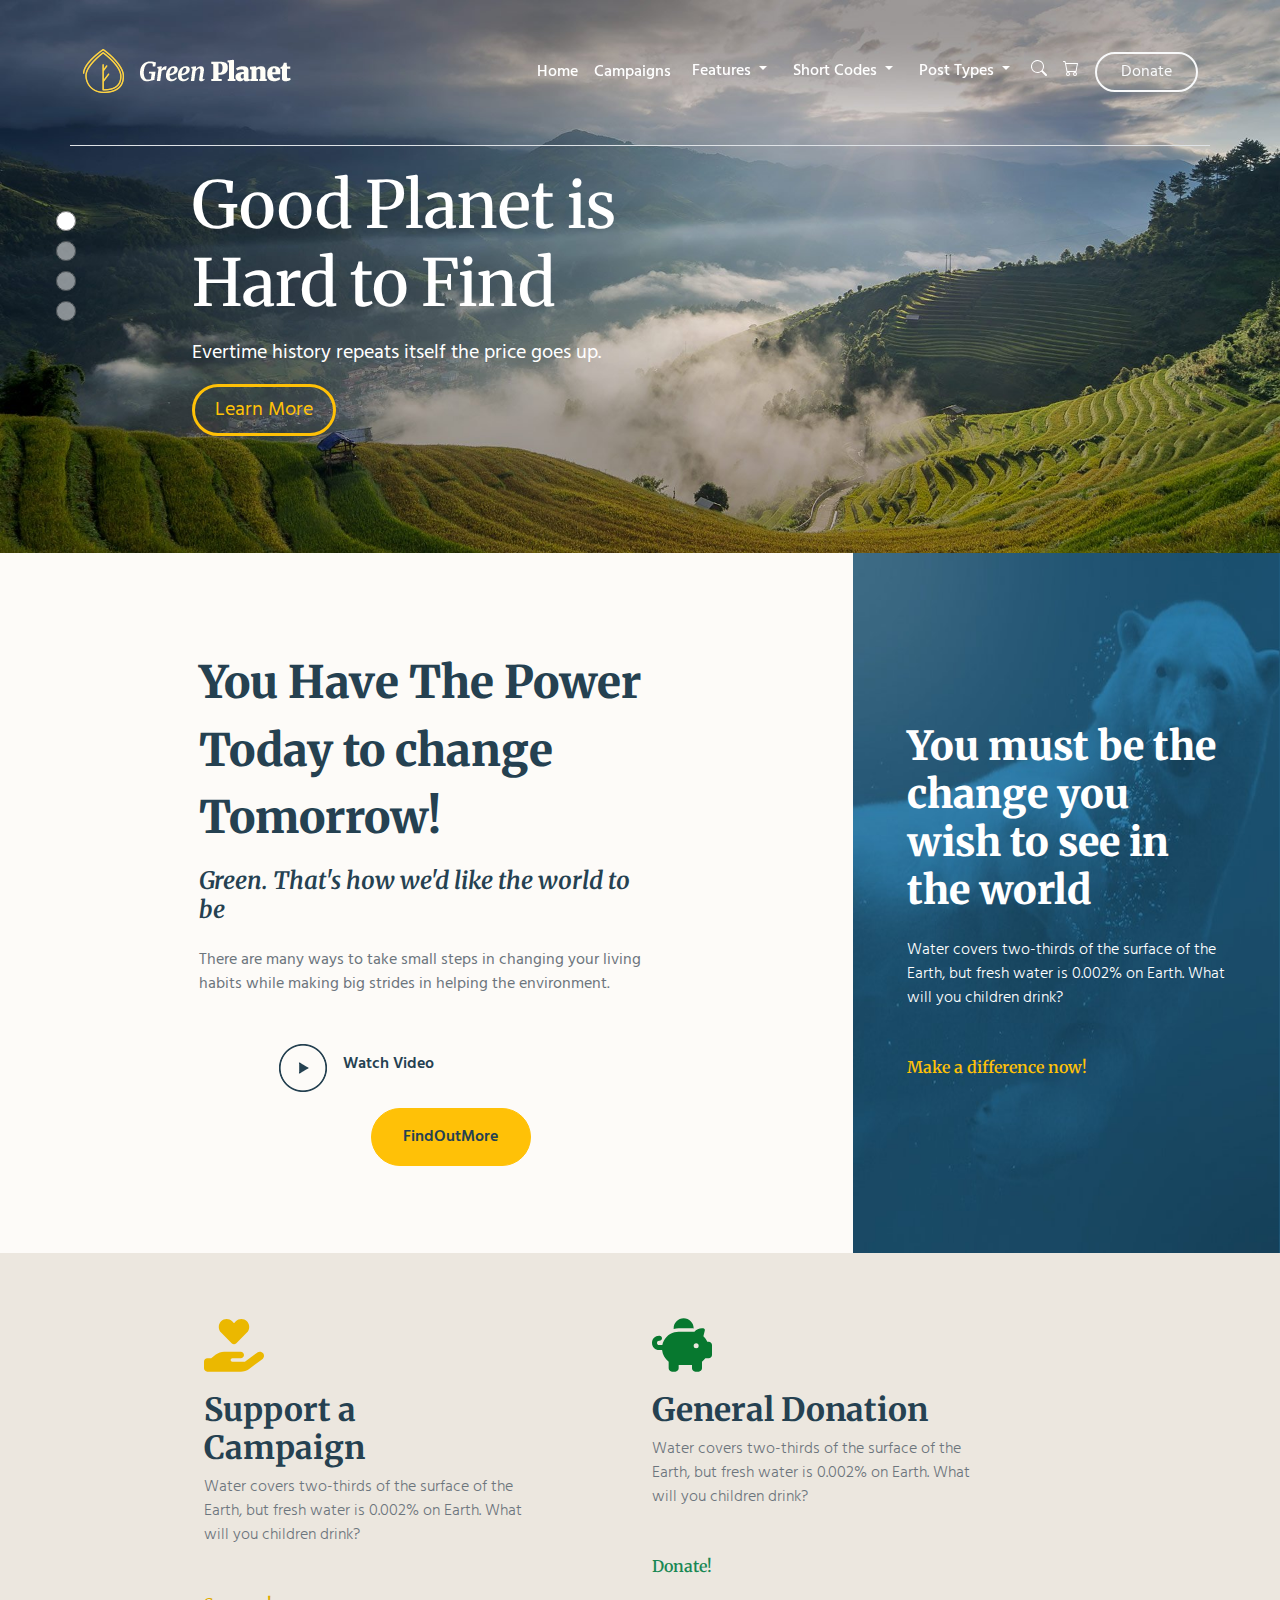
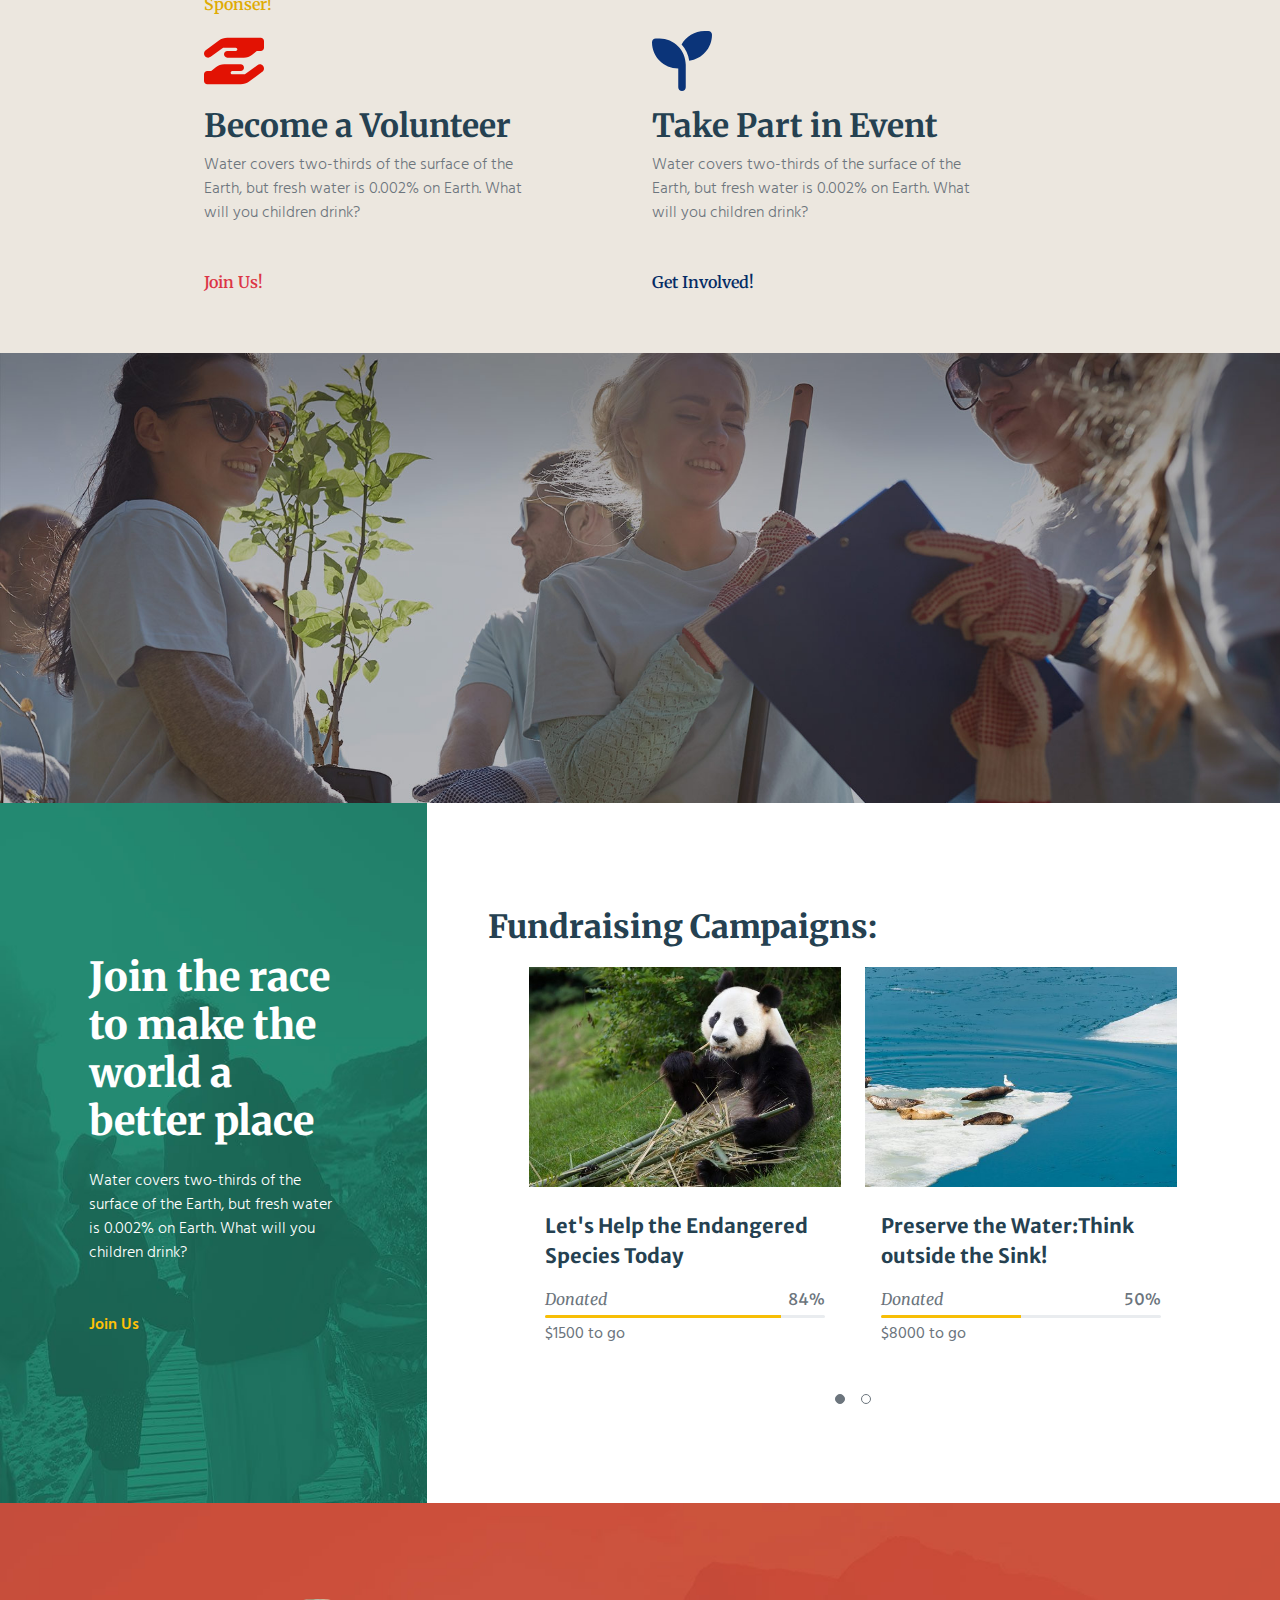
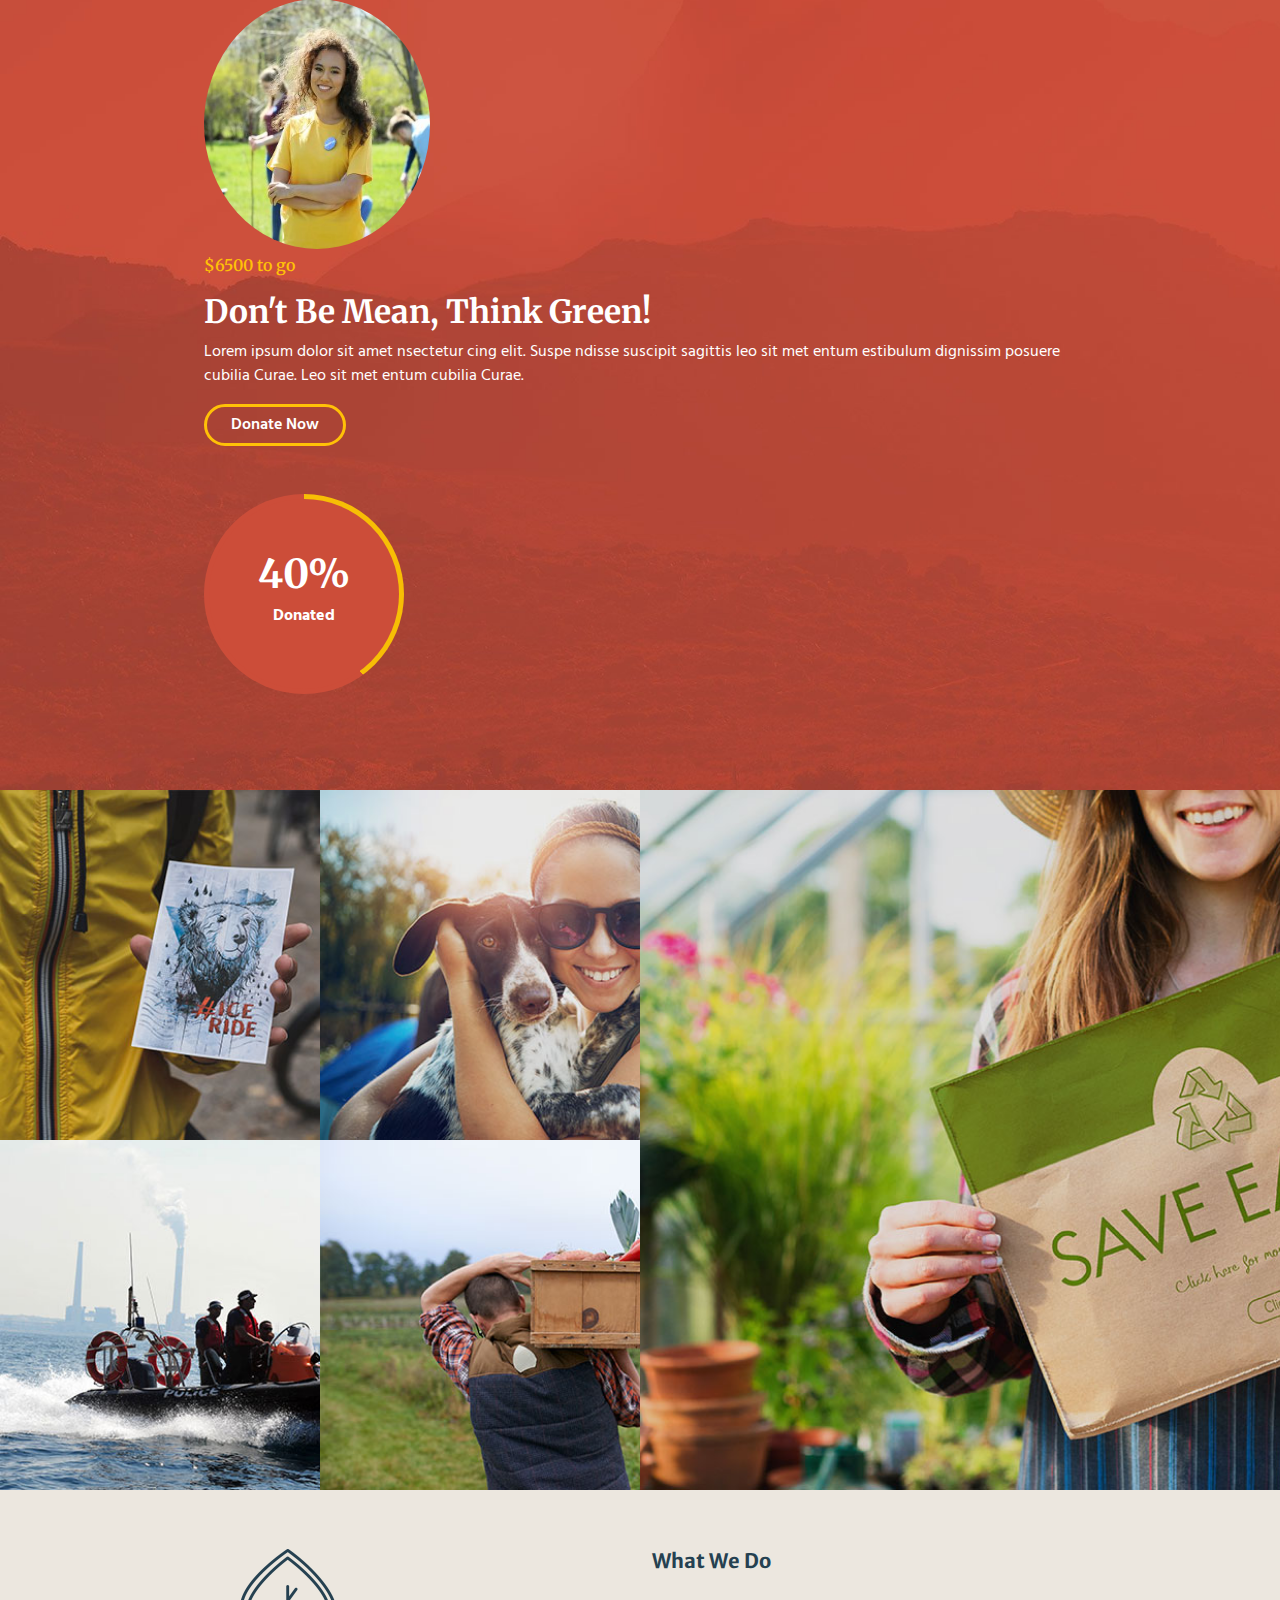
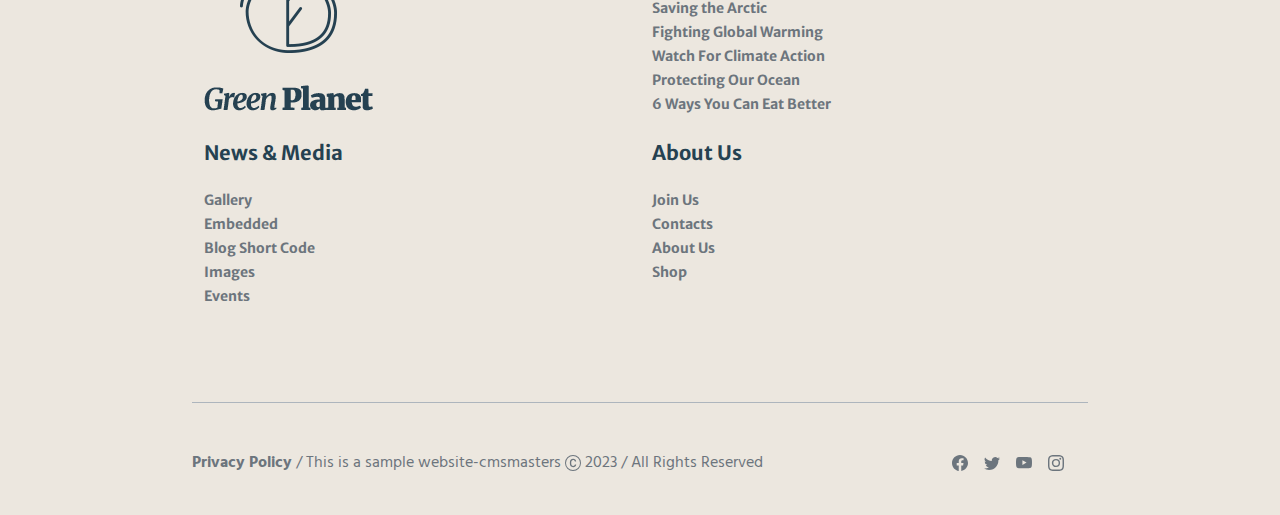
<file: index.html>
<!DOCTYPE html>
<html lang="en">
  <head>
    <meta charset="UTF-8" />
    <meta name="viewport" content="width=device-width, initial-scale=1.0" />
    <link rel="preconnect" href="https://fonts.googleapis.com">
    <link rel="preconnect" href="https://fonts.gstatic.com" crossorigin>
    <link href="https://fonts.googleapis.com/css2?family=Merriweather+Sans:ital,wght@0,300..800;1,300..800&family=Merriweather:ital,wght@0,300;0,400;0,700;0,900;1,300;1,400;1,700;1,900&display=swap" rel="stylesheet">
    <link
      href="https://cdn.jsdelivr.net/npm/bootstrap@5.3.3/dist/css/bootstrap.min.css"
      rel="stylesheet"
      integrity="sha384-QWTKZyjpPEjISv5WaRU9OFeRpok6YctnYmDr5pNlyT2bRjXh0JMhjY6hW+ALEwIH"
      crossorigin="anonymous"
    />
    <link rel="preconnect" href="https://fonts.googleapis.com">
<link rel="preconnect" href="https://fonts.gstatic.com" crossorigin>
<link href="https://fonts.googleapis.com/css2?family=Hind:wght@300;400;500;600;700&display=swap" rel="stylesheet">
   <link rel="stylesheet" href="https://cdn.jsdelivr.net/npm/bootstrap-icons@1.3.0/font/bootstrap-icons.css">
    <script
      src="https://cdn.jsdelivr.net/npm/bootstrap@5.3.3/dist/js/bootstrap.bundle.min.js"
      integrity="sha384-YvpcrYf0tY3lHB60NNkmXc5s9fDVZLESaAA55NDzOxhy9GkcIdslK1eN7N6jIeHz"
      crossorigin="anonymous"
    ></script>
    <script src="script.js"></script>
    <link rel="icon" type="image/x-icon" href="images/icon.png" />
    <link rel="stylesheet" href="style.css" />
    <title>Green Planet</title>
  </head>
  <body>
    <header>
      <!-- Nav Bar start -->
        <div id="navbar" class="head fixed-top">
          <nav class="navbar navbar-expand-lg pt-5 pb-4">
            <div id="con" class="container border-bottom border-dark-subtile pt-5 pb-5">
              <img class="responsive-img" src="images/logo.png" alt="" />
              <button
                class="navbar-toggler navbar-dark "
                type="button"
                data-bs-toggle="collapse"
                data-bs-target="#mynavbar"
                aria-controls="navbarToggleExternalContent"
                aria-expanded="false"
                aria-label="Toggle navigation"
              >
                <span class="navbar-toggler-icon"></span>
              </button>
              <div class="collapse navbar-collapse" id="mynavbar">
                <ul class="navbar-nav ms-auto ">
                  <li class="nav-item"><a class="nav-link" href="#">Home</a></li>
                  <li class="nav-item">
                    <a class="nav-link" href="#">Campaigns</a>
                  </li>
                  <li class="nav-item">
                    <div class="dropdown">
                        <a class="btn dropdown-toggle" href="#" role="button" data-bs-toggle="dropdown" aria-expanded="false">
                          Features
                        </a>
                      
                        <ul class="dropdown-menu bg-dark">
                          <li><a class="dropdown-item" href="#">Action</a></li>
                          <li><a class="dropdown-item" href="#">Another action</a></li>
                          <li><a class="dropdown-item" href="#">Something else here</a></li>
                        </ul>
                      </div>
                  </li>
                  <li class="nav-item">
                    <div class="dropdown ">
                        <a class="btn dropdown-toggle" href="#" role="button" data-bs-toggle="dropdown" aria-expanded="false">
                          Short Codes
                        </a>
                      
                        <ul class="dropdown-menu bg-dark">
                          <li><a class="dropdown-item" href="#">Action</a></li>
                          <li><a class="dropdown-item" href="#">Another action</a></li>
                          <li><a class="dropdown-item" href="#">Something else here</a></li>
                        </ul>
                      </div>
                  </li>
                  <li class="nav-item">
                    <div class="dropdown ">
                        <a class="btn dropdown-toggle" href="#" role="button" data-bs-toggle="dropdown" aria-expanded="false">
                         Post Types
                        </a>
                      
                        <ul class="dropdown-menu bg-dark">
                          <li><a class="dropdown-item" href="#">Action</a></li>
                          <li><a class="dropdown-item" href="#">Another action</a></li>
                          <li><a class="dropdown-item" href="#">Something else here</a></li>
                        </ul>
                      </div>
                  </li>
                  <li class="nav-item">
                    <a href="#"><svg xmlns="http://www.w3.org/2000/svg" width="16" height="16" fill="currentColor" class="bi bi-search text-white mt-2 ms-2" viewBox="0 0 16 16">
                      <path d="M11.742 10.344a6.5 6.5 0 1 0-1.397 1.398h-.001q.044.06.098.115l3.85 3.85a1 1 0 0 0 1.415-1.414l-3.85-3.85a1 1 0 0 0-.115-.1zM12 6.5a5.5 5.5 0 1 1-11 0 5.5 5.5 0 0 1 11 0"/>
                    </svg></a>
                  </li>
                  <li class="nav-item">
                    <a href="#"><svg xmlns="http://www.w3.org/2000/svg" width="16" height="16" fill="currentColor" class="bi bi-cart text-white mt-2 ms-3" viewBox="0 0 16 16">
                      <path d="M0 1.5A.5.5 0 0 1 .5 1H2a.5.5 0 0 1 .485.379L2.89 3H14.5a.5.5 0 0 1 .491.592l-1.5 8A.5.5 0 0 1 13 12H4a.5.5 0 0 1-.491-.408L2.01 3.607 1.61 2H.5a.5.5 0 0 1-.5-.5M3.102 4l1.313 7h8.17l1.313-7zM5 12a2 2 0 1 0 0 4 2 2 0 0 0 0-4m7 0a2 2 0 1 0 0 4 2 2 0 0 0 0-4m-7 1a1 1 0 1 1 0 2 1 1 0 0 1 0-2m7 0a1 1 0 1 1 0 2 1 1 0 0 1 0-2"/>
                    </svg></a>
                  </li>
                  <li class="nav-item ms-3">
                    <button type="button" class="btn btn-outline-light rounded-pill ps-4 pe-4">
                      Donate
                    </button>
                  </li>
                </ul>
              </div>
            </div>
          </nav>
        </div>
        <!-- NavBar End -->
    </header>
     <!-- Image Slider Start -->
    <section class="First-sec h-100 container-fluid mb-0 p-0">
      <div
      id="carouselExampleIndicators"
      class="carousel slide h-100"
      data-bs-ride="carousel"
    >
    <!-- Indicators -->
    <div class="carousel-indicators ms-5 d-flex flex-column h-100">
      <input
        type="radio"
        data-bs-target="#carouselExampleIndicators"
        data-bs-slide-to="0"
        class="active in"
        aria-current="true"
        aria-label="Slide 1"
      ></input>
      <input
        type="radio"
        class="in"
        data-bs-target="#carouselExampleIndicators"
        data-bs-slide-to="1"
        aria-label="Slide 2"
      ></input>
      <input
        type="radio"
        class="in"
        data-bs-target="#carouselExampleIndicators"
        data-bs-slide-to="2"
        aria-label="Slide 3"
      ></input>
      <input
        type="radio"
        class="in"
        data-bs-target="#carouselExampleIndicators"
        data-bs-slide-to="3"
        aria-label="Slide 4"
      ></input>
    </div>
    <!-- Images -->
      <div class="carousel-inner h-100 w-100">
        <div class="carousel-item active h-100">
          <img class="h-100 w-100" src="images/slider-1.jpg" alt="">
          <div class="carousel-caption h-70 w-30 text-start">
            <h1 class="fs">Good Planet is Hard to Find</h1>
            <p class="mt-3 fs-5">Evertime history repeats itself the price goes up.</p>
            <button class="btn btn-outline-warning db rounded-pill">Learn More</button>
          </div>
        </div>  
        <div class="carousel-item h-100">
          <img class="h-100 w-100" src="images/slider-2.jpg" alt="">
          <div class="carousel-caption h-70 w-30 text-start ">
                  <h1 class="fs">Some Species are Slipping Away</h1>
                  <p class="mt-=3 fs-5">Wildlife is Mother Natures's greatest treasure.</p>
                  <button class="btn btn-outline-warning db rounded-pill">Learn More</button>
          </div>
        </div>
        <div class="carousel-item h-100">
          <img class="h-100 w-100" src="images/slider-3.jpg" alt="">
          <div class="carousel-caption h-70 w-30 text-start">
            <h1 class="fs">The Ocean isn't a Trash Can</h1>
            <p class="mt-3 fs-5">We never know the worth of water till the well is dry.</p>
            <button class="btn btn-outline-warning db rounded-pill">Learn More</button>
          </div>
        </div>
        <div class="carousel-item h-100">
        <img class="h-100 w-100 " src="images/slider-4.jpg" alt="">
        <div class="carousel-caption col-6 h-70 w-30 text-start ">
            <h1 class="fs">Recycling:It's Not a Waste of Time</h1>
            <p class="mt-3 fs-5">Don't Throw away recycle for another day.</p>
            <button class="btn btn-outline-warning db rounded-pill">Learn More</button>
          </div>
        </div>
      </div>
      </div>
  </section>
  <!-- Image Slider End -->
    <!-- Second Section Start-->
    <section class="second-sec row w-100 p-0 m-0">
      <!-- Content -->
      <div class="col-lg-8 bg-col">
        <div class="d-flex justify-content-center mt-5 pt-5">
          <div class="w-55 color">
            <h1 class="fw-bolder fs1 lh-base">You Have The Power Today to change Tomorrow!</h1>
            <h4 class="mt-3 fw-semibold fst-italic">Green. That's how we'd like the world to be</h4>
            <p class="mt-4 text-secondary">There are many ways to take small steps in changing your living habits while making big strides in helping the environment.</p>
            <div class="d-flex align-items-center gap-3 justify-content-center row mt-5">
              <div class="col-md-8 d-flex">
                <img src="images/vid.png" class="vid" alt="">
              <p class="ms-3 mt-2 fw-semibold ">Watch Video</p>
              </div>
              <button class="btn btn-warning color fw-semibold rounded-pill ms-5 p-3 ps-4 pe-4 col-md-4">FindOutMore</button>
            </div>
          </div>
        </div>
      </div>
      <!-- Image -->
      <div class="col-lg-4 m-0 p-0">
        <div class="d-flex justify-content-center align-items-center bgi pow w-100">
          <div class="w-75 text-white">
            <h1 class="fw-bolder">You must be the change you wish to see in the world</h1>
            <p class="mt-4 fw-light">Water covers two-thirds of the surface of the Earth, but fresh water is 0.002% on Earth. What will you children drink?</p>
            <h6 class="mt-5 text-warning fw-semibold">Make a difference now!</h6>
            </div>
        </div>
      </div>
    </section>
    <!-- Second Section End -->
    <!-- Third Section Start-->
    <section class="third-sec">
        <div class="d-flex justify-content-center w-100 pow align-items-center">
          <div class="row w-70">
            <div class="col-xxl-3 col-md-6 mt-2">
              <div class="d-block w-75">
                <img class="img2" src="images/holding-hand.svg" alt="">
                <h6 class="color fw-bold fs-2 mt-3">Support a Campaign</h6>
                <p class="text-secondary lh-base fw-light">Water covers two-thirds of the surface of the Earth, but fresh water is 0.002% on Earth. What will you children drink?</p>
                <a class="link" href="#"><h6 class="mt-5 color1 fw-semibold">Sponser!</h6></a>
              </div>
            </div>
            <div class="col-xxl-3 col-md-6 mt-2">
              <div class="d-block w-75">
                <img class="img2" src="images/piggy-bank-solid.svg" alt="">
                <h6 class="color fw-bold fs-2 mt-3">General Donation</h6>
                <p class="text-secondary lh-base fw-light">Water covers two-thirds of the surface of the Earth, but fresh water is 0.002% on Earth. What will you children drink?</p>
                <a class="link" href="#"><h6 class="mt-5 text-success fw-semibold">Donate!</h6></a>
              </div>
            </div>
            <div class="col-xxl-3 col-md-6 mt-2">
              <div class="d-block w-75">
                <img class="img2" src="images/hand.svg" alt="">
                <h6 class="color fw-bold fs-2 mt-3">Become a Volunteer</h6>
                <p class="text-secondary lh-base fw-light">Water covers two-thirds of the surface of the Earth, but fresh water is 0.002% on Earth. What will you children drink?</p>
                <a class="link" href="#"><h6 class="mt-5 text-danger fw-semibold">Join Us!</h6></a>
              </div>
            </div>
            <div class="col-xxl-3 col-md-6 mt-2">
              <div class="d-block w-75">
                <img class="img2" src="images/seedling.svg" alt="">
                <h6 class="color fw-bold fs-2 mt-3">Take Part in Event</h6>
                <p class="text-secondary lh-base fw-light">Water covers two-thirds of the surface of the Earth, but fresh water is 0.002% on Earth. What will you children drink?</p>
                <a class="link" href="#"><h6 class="mt-5 text-primary-emphasis fw-semibold">Get Involved!</h6></a>
              </div>
            </div>
          </div>
        </div>
    </section>
    <!-- Third Section End -->
     <!-- Fourth Section Background Image -->
    <section class="fourth-sec">
    </section>
    <!-- Fifth Section  -->
    <section class="fifth-sec row w-100">
      <!-- Image Content -->
      <div class="col-lg-4 p-0 m-0">
        <div class="w-100 p-5 bg-5 h-100 m-0">
          <div class="d-flex justify-content-center align-items-center h-100">
            <div class="w-75 text-white">
              <h1 class="fw-bolder">Join the race to make the world a better place</h1>
              <p class="mt-4 fw-light ">Water covers two-thirds of the surface of the Earth, but fresh water is 0.002% on Earth. What will you children drink?</p>
              <p class="mt-5 text-warning fw-semibold">Join Us</p>
              </div>
          </div>
        </div>
      </div>
      <!-- Card Slider -->
      <div class="col-lg-8">
       <div class="d-flex flex-column justify-content-center align-items-center h-100">
        <div class="text-start w-80 ms-3 pt-3">
          <p class="color fs-2 fw-bolder fn">Fundraising Campaigns:</p>
        </div>
        <div class="d-md-flex d-none flex-column w-80 align-items-center">
          <div class="row w-80 slide1" id="slide">
            <div class="col-xxl-4 col-md-6" >
              <div class="card">
                <img src="images/wrapper1.jpg" class="card-img-top" alt="...">
                <div class="card-body">
                  <p class="card-title fs-5 color fw-bold mt-2 fm">Let's Help the Endangered Species Today</p>
                  <div class="d-flex justify-content-between mt-3">
                    <span class="text-secondary fst-italic fn">Donated</span>
                    <span class="text-secondary fm">84%</span>
                  </div>
                  <div class="progress mt-1" role="progressbar" aria-label="Basic example" aria-valuenow="25" aria-valuemin="0" aria-valuemax="100">
                    <div class="progress-bar" style="width: 84%"></div>
                  </div>
                  <p class="text-secondary mt-1">$1500 to go</p>
                </div>
              </div>
            </div>
            <div class="col-xxl-4 col-md-6">
              <div class="card">
                <img src="images/wrapper2.jpg" class="card-img-top" alt="...">
                <div class="card-body">
                  <p class="card-title fs-5 color fw-bold mt-2 fm">Preserve the Water:Think outside the Sink!</p>
                  <div class="d-flex justify-content-between mt-3">
                    <span class="text-secondary fst-italic fn">Donated</span>
                    <span class="text-secondary fm">50%</span>
                  </div>
                  <div class="progress mt-1" role="progressbar" aria-label="Basic example" aria-valuenow="25" aria-valuemin="0" aria-valuemax="100">
                    <div class="progress-bar" style="width: 50%"></div>
                  </div>
                  <p class="text-secondary mt-1">$8000 to go</p>
                </div>
              </div>
            </div>
            <div class="col-xxl-4 col-md-6">
              <div class="card">
                <img src="images/wrapper3.jpg" class="card-img-top" alt="...">
                <div class="card-body">
                  <p class="card-title fs-5 color fw-bold mt-2 fm">We All Must be Saving the Arctic, Come On!</p>
                  <div class="d-flex justify-content-between mt-3">
                    <span class="text-secondary fst-italic fn">Donated</span>
                    <span class="text-secondary fm">50%</span>
                  </div>
                  <div class="progress mt-1 " role="progressbar" aria-label="Basic example" aria-valuenow="25" aria-valuemin="0" aria-valuemax="100">
                    <div class="progress-bar" style="width: 50%"></div>
                  </div>
                  <p class="text-secondary mt-1">$5000 to go</p>
                </div>
              </div>
            </div>
            <div class="col-xxl-4 col-md-6">
              <div class="card">
                <img src="images/wrapper4.jpg" class="card-img-top" alt="...">
                <div class="card-body">
                  <p class="card-title fs-5 color fw-bold mt-2 fm">Let's Fight Global Warming Right Now!</p>
                  <div class="d-flex justify-content-between mt-3">
                    <span class="text-secondary fst-italic fn">Donated</span>
                    <span class="text-secondary fm">17%</span>
                  </div>
                  <div class="progress mt-1" role="progressbar" aria-label="Basic example" aria-valuenow="25" aria-valuemin="0" aria-valuemax="100">
                    <div class="progress-bar" style="width: 17%"></div>
                  </div>
                  <p class="text-secondary mt-1">$5800 to go</p>
                </div>
              </div>
            </div>
          </div>
          <div class="d-flex gap-3 mt-3 pb-3">
            <button type="radio" id="btn1" onclick="scrollRight()" class="btn btn-secondary p-1 rounded"></button>
            <button type="radio" id="btn2" onclick="scrollleft()" class="btn btn-outline-secondary p-1 rounded"></button>
         </div>
        </div>
        <!-- Card Slider Using Carousel slider -->
        <div class="d-md-none">
          <div id="carouselExampleCaptions" class="carousel slide">
            <div class="carousel-indicators">
              <input type="radio" data-bs-target="#carouselExampleCaptions" data-bs-slide-to="0" class="active" aria-current="true" aria-label="Slide 1"></input>
              <input type="radio" data-bs-target="#carouselExampleCaptions" data-bs-slide-to="1" aria-label="Slide 2"></input>
              <input type="radio" data-bs-target="#carouselExampleCaptions" data-bs-slide-to="2" aria-label="Slide 3"></input>
              <input type="radio" data-bs-target="#carouselExampleCaptions" data-bs-slide-to="3" aria-label="Slide 4"></input>
            </div>
            <div class="carousel-inner">
              <div class="carousel-item active">
                <div class="card">
                  <img src="images/wrapper1.jpg" class="card-img-top" alt="...">
                  <div class="card-body">
                    <p class="card-title fs-5 color fw-bold mt-2 fm">Let's Help the Endangered Species Today</p>
                    <div class="d-flex justify-content-between mt-3">
                      <span class="text-secondary fst-italic fn">Donated</span>
                      <span class="text-secondary fm">84%</span>
                    </div>
                    <div class="progress mt-1" role="progressbar" aria-label="Basic example" aria-valuenow="25" aria-valuemin="0" aria-valuemax="100">
                      <div class="progress-bar" style="width: 84%"></div>
                    </div>
                    <p class="text-secondary mt-1">$1500 to go</p>
                  </div>
                </div>
              </div>
              <div class="carousel-item">
                <div class="card">
                  <img src="images/wrapper2.jpg" class="card-img-top" alt="...">
                  <div class="card-body">
                    <p class="card-title fs-5 color fw-bold mt-2 fm">Preserve the Water:Think outside the Sink!</p>
                    <div class="d-flex justify-content-between mt-3">
                      <span class="text-secondary fst-italic fn">Donated</span>
                      <span class="text-secondary fm">50%</span>
                    </div>
                    <div class="progress mt-1" role="progressbar" aria-label="Basic example" aria-valuenow="25" aria-valuemin="0" aria-valuemax="100">
                      <div class="progress-bar" style="width: 50%"></div>
                    </div>
                    <p class="text-secondary mt-1">$8000 to go</p>
                  </div>
                </div>
              </div>
              <div class="carousel-item">
                <div class="card">
                  <img src="images/wrapper3.jpg" class="card-img-top" alt="...">
                  <div class="card-body">
                    <p class="card-title fs-5 color fw-bold mt-2 fm">We All Must be Saving the Arctic, Come On!</p>
                    <div class="d-flex justify-content-between mt-3">
                      <span class="text-secondary fst-italic fn">Donated</span>
                      <span class="text-secondary fm">50%</span>
                    </div>
                    <div class="progress mt-1 " role="progressbar" aria-label="Basic example" aria-valuenow="25" aria-valuemin="0" aria-valuemax="100">
                      <div class="progress-bar" style="width: 50%"></div>
                    </div>
                    <p class="text-secondary mt-1">$5000 to go</p>
                  </div>
                </div>
              </div>
              <div class="carousel-item">
                <div class="card">
                  <img src="images/wrapper4.jpg" class="card-img-top" alt="...">
                  <div class="card-body">
                    <p class="card-title fs-5 color fw-bold mt-2 fm">Let's Fight Global Warming Right Now!</p>
                    <div class="d-flex justify-content-between mt-3">
                      <span class="text-secondary fst-italic fn">Donated</span>
                      <span class="text-secondary fm">17%</span>
                    </div>
                    <div class="progress mt-1" role="progressbar" aria-label="Basic example" aria-valuenow="25" aria-valuemin="0" aria-valuemax="100">
                      <div class="progress-bar" style="width: 17%"></div>
                    </div>
                    <p class="text-secondary mt-1">$5800 to go</p>
                  </div>
                </div>
              </div>
            </div>
          </div>
        </div>
      </div>
    </section>
    <!-- Fifth Section End -->
    <!-- Sixth Section Start-->
    <section class="sixth-sec pt-5 pb-5 d-flex align-items-center justify-content-center w-100">
        <div class="row w-70 mt-5 mb-5">
          <img class="col-xxl-3 rounded-circle img-6" src="images/6-2.jpg" alt="">
          <div class="col-xxl-6 content-6 text-white">
            <p class="text-warning mt-1 fn fw-semibold">$6500 to go</p>
            <h2 class="fn fw-bold ">Don't Be Mean, Think Green!</h2>
            <p>Lorem ipsum dolor sit amet nsectetur cing elit. Suspe ndisse suscipit sagittis leo sit met entum estibulum dignissim posuere cubilia Curae. Leo sit met entum cubilia Curae.</p>
            <button type="button" class="btn fw-semibold btn-outline-warning rounded-pill ps-4 pe-4 text-white">
              Donate Now
            </button>
          </div>
          <div class="container col-xxl-3   mt-5 text-center">
            <div class="circular-progress" style="--percentage: 40;">
              <span>
                <p class="fs-1 fn fw-bold mb-0">40%</p>
                <p class="fs-6 ">Donated</p>
              </span>
            </div>
          </div>
        </div>
    </section>
    <!-- Sixth Section -->
     <!-- Seventh Section -->
      <section class="seventh-sec row w-100 m-0 p-0">
        <div class="col-lg-6 h-100 m-0 p-0">
          <div class="w-100 h-50 row m-0 p-0">
              <div class="col-6 h-100 p-0 puzz-1" >
                <div class="puzz-11 fm">
                  <h3 class="fw-bold">Fighting Global Warming</h3>
                  <p class="fst-italic">Climate</p>
                </div>
              </div>
              <div class="col-6 h-100 p-0 puzz-2" >
                <div class="puzz-11 fm">
                  <h3 class="fw-bold">Must Love Dogs</h3>
                  <p class="fst-italic">Rescue</p>
                </div>
              </div>
          </div>
          <div class="w-100 h-50 row m-0 p-0">
              <div class="col-6 h-100 p-0 puzz-3">
                <div class="puzz-11 fm">
                  <h3 class="fw-bold">Protecting Our Oceans</h3>
                  <p class="fst-italic">Oceans</p>
                </div>
              </div>
              <div class="col-6 h-100 p-0 puzz-4">
                <div class="puzz-11 fm">
                  <h3 class="fw-bold">6 Ways You Can Eat Better</h3>
                  <p class="fst-italic">Food</p>
                </div>
              </div>
          </div>
        </div>
          <div class="col-lg-6 h-100 p-0 puzz-5">
            <div class="puzz-11 fm">
              <h3 class="fw-bold">Watch For Climate Action</h3>
              <p class="fst-italic">Save Earth</p>
            </div>
          </div>
      </section>
    <!-- Footer Section -->
    <footer class="footer w-100">
      <div class="d-flex w-100 justify-content-center align-items-center">
        <div class="row w-70 border-bottom border-dark-subtle pb-7">
          <div class="col-xxl-3 col-md-6 mt-2">
            <img src="images/leaf.png" alt="">
          </div>
          <div class="col-xxl-3 col-md-6 mt-2">
            <h5 class="fw-bold color fm">What We Do</h5>
            <ul class="p-0 mt-4">
              <li class="link"><a href="#" class="fm text-secondary fs-7 fw-bold">Saving the Arctic</a></li>
              <li class="link"><a href="#" class="fm text-secondary fs-7 fw-bold">Fighting Global Warming</a></li>
              <li class="link"><a href="#" class="fm text-secondary fs-7 fw-bold">Watch For Climate Action</a></li>
              <li class="link"><a href="#" class="fm text-secondary fs-7 fw-bold">Protecting Our Ocean</a></li>
              <li class="link"><a href="#" class="fm text-secondary fs-7 fw-bold">6 Ways You Can Eat Better</a></li>
            </ul>
          </div>
          <div class="col-xxl-3 col-md-6 mt-2">
            <h5 class="fw-bold color fm">News & Media</h5>
            <ul class="p-0 mt-4">
              <li class="link"><a href="#" class="fm text-secondary fs-7 fw-bold">Gallery</a></li>
              <li class="link"><a href="#" class="fm text-secondary fs-7 fw-bold">Embedded</a></li>
              <li class="link"><a href="#" class="fm text-secondary fs-7 fw-bold">Blog Short Code</a></li>
              <li class="link"><a href="#" class="fm text-secondary fs-7 fw-bold">Images</a></li>
              <li class="link"><a href="#" class="fm text-secondary fs-7 fw-bold">Events</a></li>
            </ul>
          </div>
          <div class="col-xxl-3 col-md-6 mt-2">
            <h5 class="fw-bold color fm">About Us</h5>
            <ul class="p-0 mt-4">
              <li class="link"><a href="#" class="fm text-secondary fs-7 fw-bold">Join Us</a></li>
              <li class="link"><a href="#" class="fm text-secondary fs-7 fw-bold">Contacts</a></li>
              <li class="link"><a href="#" class="fm text-secondary fs-7 fw-bold">About Us</a></li>
              <li class="link"><a href="#" class="fm text-secondary fs-7 fw-bold">Shop</a></li>
            </ul>
          </div>
        </div>
      </div>
      <!-- Copy Section -->
      <div class="d-flex row w-100 justify-content-center">
        <div class="copy d-flex  w-70 justify-content-between">
          <div class="col-md-8  pt-5 pb-4">
            <p class="text-secondary"><span class="fw-bold">Privacy Policy</span> / This is a sample website-cmsmasters <span><svg xmlns="http://www.w3.org/2000/svg" width="16" height="16" fill="currentColor" class="bi bi-c-circle" viewBox="0 0 16 16">
              <path d="M1 8a7 7 0 1 0 14 0A7 7 0 0 0 1 8m15 0A8 8 0 1 1 0 8a8 8 0 0 1 16 0M8.146 4.992c-1.212 0-1.927.92-1.927 2.502v1.06c0 1.571.703 2.462 1.927 2.462.979 0 1.641-.586 1.729-1.418h1.295v.093c-.1 1.448-1.354 2.467-3.03 2.467-2.091 0-3.269-1.336-3.269-3.603V7.482c0-2.261 1.201-3.638 3.27-3.638 1.681 0 2.935 1.054 3.029 2.572v.088H9.875c-.088-.879-.768-1.512-1.729-1.512"/>
            </svg></span> 2023 / All Rights Reserved</p>
          </div>
          <div class="col-md-4  pt-5 pb-4">
            <ul class="d-flex justify-content-end gap-3">
              <li><a class="text-secondary" href="#"><svg xmlns="http://www.w3.org/2000/svg" width="16" height="16" fill="currentColor" class="bi bi-facebook" viewBox="0 0 16 16">
                <path d="M16 8.049c0-4.446-3.582-8.05-8-8.05C3.58 0-.002 3.603-.002 8.05c0 4.017 2.926 7.347 6.75 7.951v-5.625h-2.03V8.05H6.75V6.275c0-2.017 1.195-3.131 3.022-3.131.876 0 1.791.157 1.791.157v1.98h-1.009c-.993 0-1.303.621-1.303 1.258v1.51h2.218l-.354 2.326H9.25V16c3.824-.604 6.75-3.934 6.75-7.951"/>
              </svg></a></li>
              <li><a class="text-secondary" href="#"><svg xmlns="http://www.w3.org/2000/svg" width="16" height="16" fill="currentColor" class="bi bi-twitter" viewBox="0 0 16 16">
                <path d="M5.026 15c6.038 0 9.341-5.003 9.341-9.334q.002-.211-.006-.422A6.7 6.7 0 0 0 16 3.542a6.7 6.7 0 0 1-1.889.518 3.3 3.3 0 0 0 1.447-1.817 6.5 6.5 0 0 1-2.087.793A3.286 3.286 0 0 0 7.875 6.03a9.32 9.32 0 0 1-6.767-3.429 3.29 3.29 0 0 0 1.018 4.382A3.3 3.3 0 0 1 .64 6.575v.045a3.29 3.29 0 0 0 2.632 3.218 3.2 3.2 0 0 1-.865.115 3 3 0 0 1-.614-.057 3.28 3.28 0 0 0 3.067 2.277A6.6 6.6 0 0 1 .78 13.58a6 6 0 0 1-.78-.045A9.34 9.34 0 0 0 5.026 15"/>
              </svg></a></li>
              <li><a class="text-secondary" href="#"><svg xmlns="http://www.w3.org/2000/svg" width="16" height="16" fill="currentColor" class="bi bi-youtube" viewBox="0 0 16 16">
                <path d="M8.051 1.999h.089c.822.003 4.987.033 6.11.335a2.01 2.01 0 0 1 1.415 1.42c.101.38.172.883.22 1.402l.01.104.022.26.008.104c.065.914.073 1.77.074 1.957v.075c-.001.194-.01 1.108-.082 2.06l-.008.105-.009.104c-.05.572-.124 1.14-.235 1.558a2.01 2.01 0 0 1-1.415 1.42c-1.16.312-5.569.334-6.18.335h-.142c-.309 0-1.587-.006-2.927-.052l-.17-.006-.087-.004-.171-.007-.171-.007c-1.11-.049-2.167-.128-2.654-.26a2.01 2.01 0 0 1-1.415-1.419c-.111-.417-.185-.986-.235-1.558L.09 9.82l-.008-.104A31 31 0 0 1 0 7.68v-.123c.002-.215.01-.958.064-1.778l.007-.103.003-.052.008-.104.022-.26.01-.104c.048-.519.119-1.023.22-1.402a2.01 2.01 0 0 1 1.415-1.42c.487-.13 1.544-.21 2.654-.26l.17-.007.172-.006.086-.003.171-.007A100 100 0 0 1 7.858 2zM6.4 5.209v4.818l4.157-2.408z"/>
              </svg></a></li>
              <li><a class="text-secondary" href="#"><svg xmlns="http://www.w3.org/2000/svg" width="16" height="16" fill="currentColor" class="bi bi-instagram" viewBox="0 0 16 16">
                <path d="M8 0C5.829 0 5.556.01 4.703.048 3.85.088 3.269.222 2.76.42a3.9 3.9 0 0 0-1.417.923A3.9 3.9 0 0 0 .42 2.76C.222 3.268.087 3.85.048 4.7.01 5.555 0 5.827 0 8.001c0 2.172.01 2.444.048 3.297.04.852.174 1.433.372 1.942.205.526.478.972.923 1.417.444.445.89.719 1.416.923.51.198 1.09.333 1.942.372C5.555 15.99 5.827 16 8 16s2.444-.01 3.298-.048c.851-.04 1.434-.174 1.943-.372a3.9 3.9 0 0 0 1.416-.923c.445-.445.718-.891.923-1.417.197-.509.332-1.09.372-1.942C15.99 10.445 16 10.173 16 8s-.01-2.445-.048-3.299c-.04-.851-.175-1.433-.372-1.941a3.9 3.9 0 0 0-.923-1.417A3.9 3.9 0 0 0 13.24.42c-.51-.198-1.092-.333-1.943-.372C10.443.01 10.172 0 7.998 0zm-.717 1.442h.718c2.136 0 2.389.007 3.232.046.78.035 1.204.166 1.486.275.373.145.64.319.92.599s.453.546.598.92c.11.281.24.705.275 1.485.039.843.047 1.096.047 3.231s-.008 2.389-.047 3.232c-.035.78-.166 1.203-.275 1.485a2.5 2.5 0 0 1-.599.919c-.28.28-.546.453-.92.598-.28.11-.704.24-1.485.276-.843.038-1.096.047-3.232.047s-2.39-.009-3.233-.047c-.78-.036-1.203-.166-1.485-.276a2.5 2.5 0 0 1-.92-.598 2.5 2.5 0 0 1-.6-.92c-.109-.281-.24-.705-.275-1.485-.038-.843-.046-1.096-.046-3.233s.008-2.388.046-3.231c.036-.78.166-1.204.276-1.486.145-.373.319-.64.599-.92s.546-.453.92-.598c.282-.11.705-.24 1.485-.276.738-.034 1.024-.044 2.515-.045zm4.988 1.328a.96.96 0 1 0 0 1.92.96.96 0 0 0 0-1.92m-4.27 1.122a4.109 4.109 0 1 0 0 8.217 4.109 4.109 0 0 0 0-8.217m0 1.441a2.667 2.667 0 1 1 0 5.334 2.667 2.667 0 0 1 0-5.334"/>
              </svg></a></li>
            </ul>
          </div>
        </div>
      </div>
    </footer>
  </body>
</html>
</file>
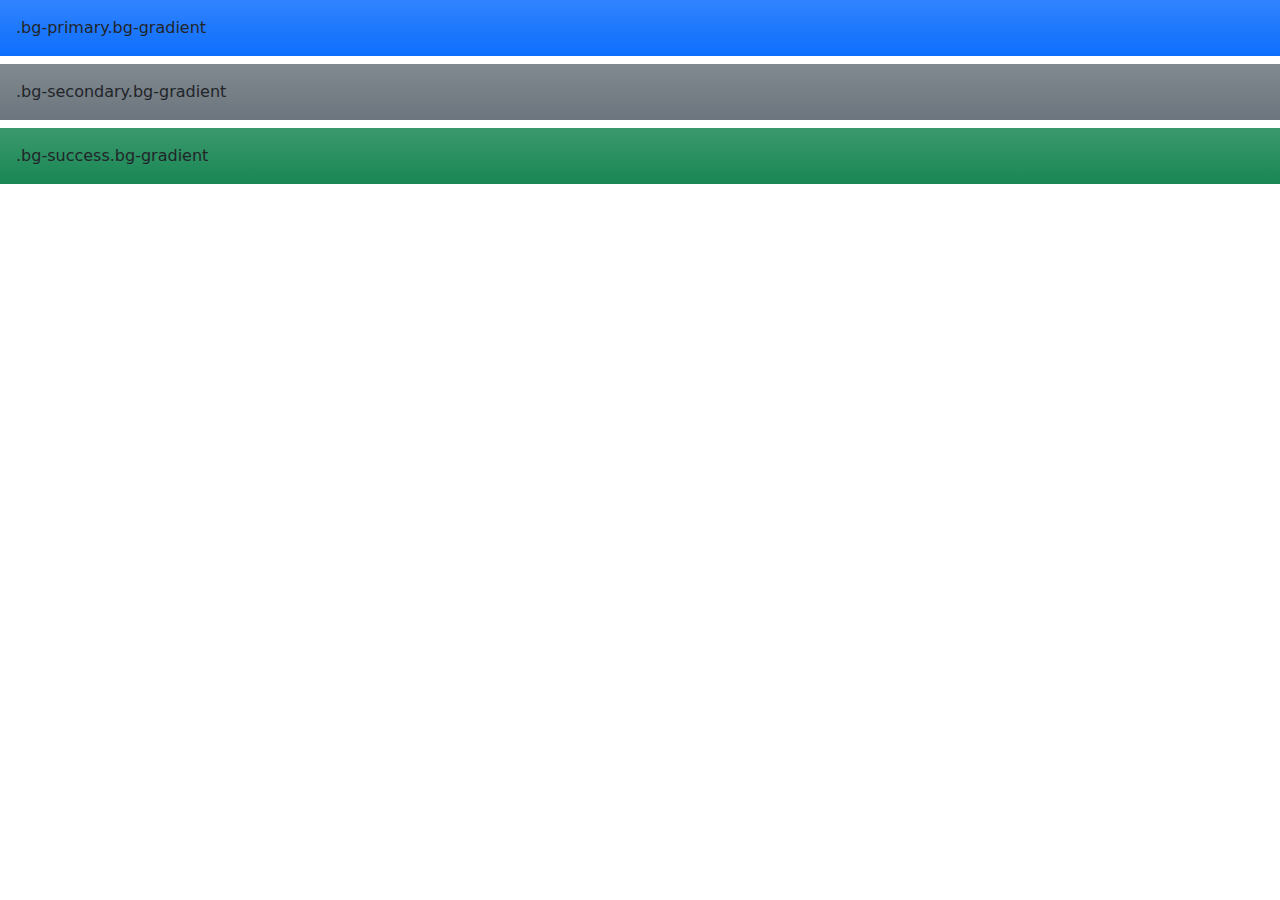
<file: example.html>
<!DOCTYPE html>
<html lang="en">
<head>
    <meta charset="UTF-8">
    <meta name="viewport" content="width=device-width, initial-scale=1.0">
    <title>Document</title>
    <link
    href="https://cdn.jsdelivr.net/npm/bootstrap@5.3.3/dist/css/bootstrap.min.css"
    rel="stylesheet"
    integrity="sha384-QWTKZyjpPEjISv5WaRU9OFeRpok6YctnYmDr5pNlyT2bRjXh0JMhjY6hW+ALEwIH"
    crossorigin="anonymous"
  />
  
 <link rel="stylesheet" href="https://cdn.jsdelivr.net/npm/bootstrap-icons@1.3.0/font/bootstrap-icons.css">
  <script
    src="https://cdn.jsdelivr.net/npm/bootstrap@5.3.3/dist/js/bootstrap.bundle.min.js"
    integrity="sha384-YvpcrYf0tY3lHB60NNkmXc5s9fDVZLESaAA55NDzOxhy9GkcIdslK1eN7N6jIeHz"
    crossorigin="anonymous"
  ></script>
</head>
<body>
    <div class="bg-primary bg-gradient p-3 mb-2">.bg-primary.bg-gradient</div>
<div class="bg-secondary bg-gradient p-3 mb-2">.bg-secondary.bg-gradient</div>
<div class="bg-success bg-gradient p-3 mb-2">.bg-success.bg-gradient</div>
<!-- Add more background gradient utility classes as needed -->
</body>
</html>
</file>
<file: style.css>
* {
  margin: 0 ;
  padding: 0 ;
  box-sizing: border-box !important; 
}
.navbar {
  background-color: rgba(255, 255, 255, 0);
  height: 120px;
}
.h-70{
  height: 70%;
}
h1,h2,h3,h4,h5,h6{
  font-family:"Merriweather", sans-serif;
}
.fn{
  font-family:'Merriweather', Arial, Helvetica, 'Nimbus Sans L', sans-serif;
}
body{
  font-family: 'Hind', Arial, Helvetica, 'Nimbus Sans L', sans-serif;
  margin: 0 !important;
  padding: 0 !important;
}
.fm{
  font-family:"Merriweather Sans", sans-serif;
}
.color{
  color: #254151;
}
.navbar-scrolled {
  background-color: #223139; 
  margin-top: -1%;
  transition: all 0.8s ease-in;
}
.nav-link:hover,.nav-item:hover{
  color:goldenrod;
}
.fixed-top{
  position: fixed !important;
}
.w-30{
  width: 35% !important;
} 
.nav-item a {
  color: white;
  font-weight: 500;
}
.carousel-indicators [data-bs-target] {
  height: 20px !important;
  margin-top: 10px !important;
}
.fs{
  font-size: 65px;
}
.db{
  border: 3px solid;
  padding: 8px 20px;
  font-size: 20px;
}
.btn-outline-light{
  border: 2px solid;
}
.bg-color{
  background-color: #CFAD3E;
}
.fs1{
  font-size: 2.8rem;
}
.w-10{
  width: 15% !important;
}
.ico{
  height: 30px;
  width: 30px;
}
.con{
  width: 40%;
  height: 90px;
}
.bg-col{
  background-color: #FDFBF8;
}
.card-img-top{
  border-radius: 0 !important;
}
.pow{
  height: 700px;
}
.bgi{
  background: url(images/panda.jpg);
  background-size: 100% 100%;
  background-position: center;
}
.fw-bolder{
  font-weight: 800 !important;
}
.w-40{
  width: 45% !important;
}
.third-sec,footer{
  background-color: #ECE7DF;
}
.img2{
  height: 60px;
  width: 60px;
}
.btn-outline-warning{
  border-width: medium;
}
.color1{
  color: rgb(223, 171, 2);
}
.link{
  text-decoration: none;
}
.w-70{
  width: 70% !important;
}
.w-55{
  width: 55% !important;
}
.w-80{
  width: 90% !important;
}
.fourth-sec{
  background-image: url(images/fourth.jpg);
  background-size: cover;
  height: 450px;
}
.bg-5{
  background-image: url(images/4-1.jpg);
  background-size: 100% 100%;
}
.slide1{
  flex-wrap: nowrap;
  overflow: hidden;
}
.fifth-sec{
  height: 700px;
  margin: 0 !important;
  padding: 0 !important;
  
}
.card{
  border: none;
}
.progress{
  height: 3px !important;
}
.progress-bar{
  background-color: rgb(247, 190, 5);
}
.sixth-sec{
  background-image: url(images/6-1.jpg);
  background-size: cover;
}
.img-6{
  height: 250px;
  width: 250px;
}
.img-6:hover{
  cursor: pointer;
  transform-origin: center;
  transform: scale(1.01);
  transition: transform 0.3s ease-in-out;
}
.content-6 h2:hover{
  cursor: pointer;
  color:rgb(247, 190, 5) ;
}
.circular-progress {
  position: relative;
  width: 200px;
  height: 200px;
  background: conic-gradient(rgb(247, 190, 5) calc(var(--percentage) * 1%), #CC4D39 0);
  border-radius: 50%;
  display: flex;
  justify-content: center;
  align-items: center;
}
.circular-progress::before {
  content: "";
  position: absolute;
  width: 190px;
  height: 190px;
  background-color: #CC4D39;
  border-radius: 50%;
}
.circular-progress span {
  position: absolute;
  font-size: 1.5rem;
  color: white;
  font-weight: bold;
}
.puzz-11{
  background:rgba(247, 193, 18, 0.9) ;
  opacity: 0;
  display: flex;
  align-items: center;
  justify-content: center;
  flex-direction: column;
  color: white;
  height: 100%;
  width: 100%;
}
.puzz-11:hover{
  cursor: pointer;
  opacity: 1;
  transition:all 0.5s ease-in ;
}
.puzz-1{
  background-image: url(images/1-puzzle.jpg);
  background-size: cover;
}
.puzz-2{
  background-image: url(images/2-puzzle.jpg);
  background-size: cover;
}
.puzz-3{
  background-image: url(images/4-puzzle.jpg);
  background-size: cover;
}
.puzz-4{
  background-image: url(images/5-puzzle.jpg);
  background-size: cover;
}
.puzz-5{
  background-image: url(images/3-puzzle.jpg);
  background-size: cover;
}
ul{
  list-style: none;
}
.link a{
  text-decoration: none;
}
.fs-7{
   font-size: 14px;
}
.pb-7{
  padding-bottom: 6%;
  padding-top: 4%;
}
@media (min-width:1500px){
  .fifth-sec{
    height: 600px;
  }
}
@media (min-width:992px){
  .seventh-sec{
    height: 700px;
  }
}
@media (max-width:992px){
  .navbar {
    padding: 0 !important;
  }
  .w-55{
    padding-bottom: 50px !important;
    width: 65% !important;
  }
  .bgi{
    height: 600px !important;
    background-repeat: no-repeat;
  }
  .fs{
    font-size: 30px;
  }
  #con{
    padding-top: 10px !important;
    padding-bottom: 10px !important;
  }
  .puzz-11{
    height: 250px;
  }
  .pow{
    height: fit-content;
    padding: 50px;
  }
  .fifth-sec{
    height: auto;
  }
  
}
@media (max-width:576px){
  .fs1{
    font-size: 1.6rem;
  }
  .fs{
    font-size: 1.4rem;
  }
  .fs-5{
    font-size: 0.7rem;
  }
  .copy{
    display: block !important;
  }
  .copy ul{
    justify-content: flex-start !important;
  }
  .First-sec{
    height: 400px !important;
  }
  .in{
    height: 15px !important;
    width: 15px !important;
  }
  .carousel-indicators{
    margin-left: 30px !important;
  }
  .navbar{
    padding-top: 5px !important;
    height: 70px !important;
  }
  .carousel-caption{
    width: 45% !important;
  }
  .vid{
    height: 60px;
    width: 60px ;
  }
  
}
</file>
